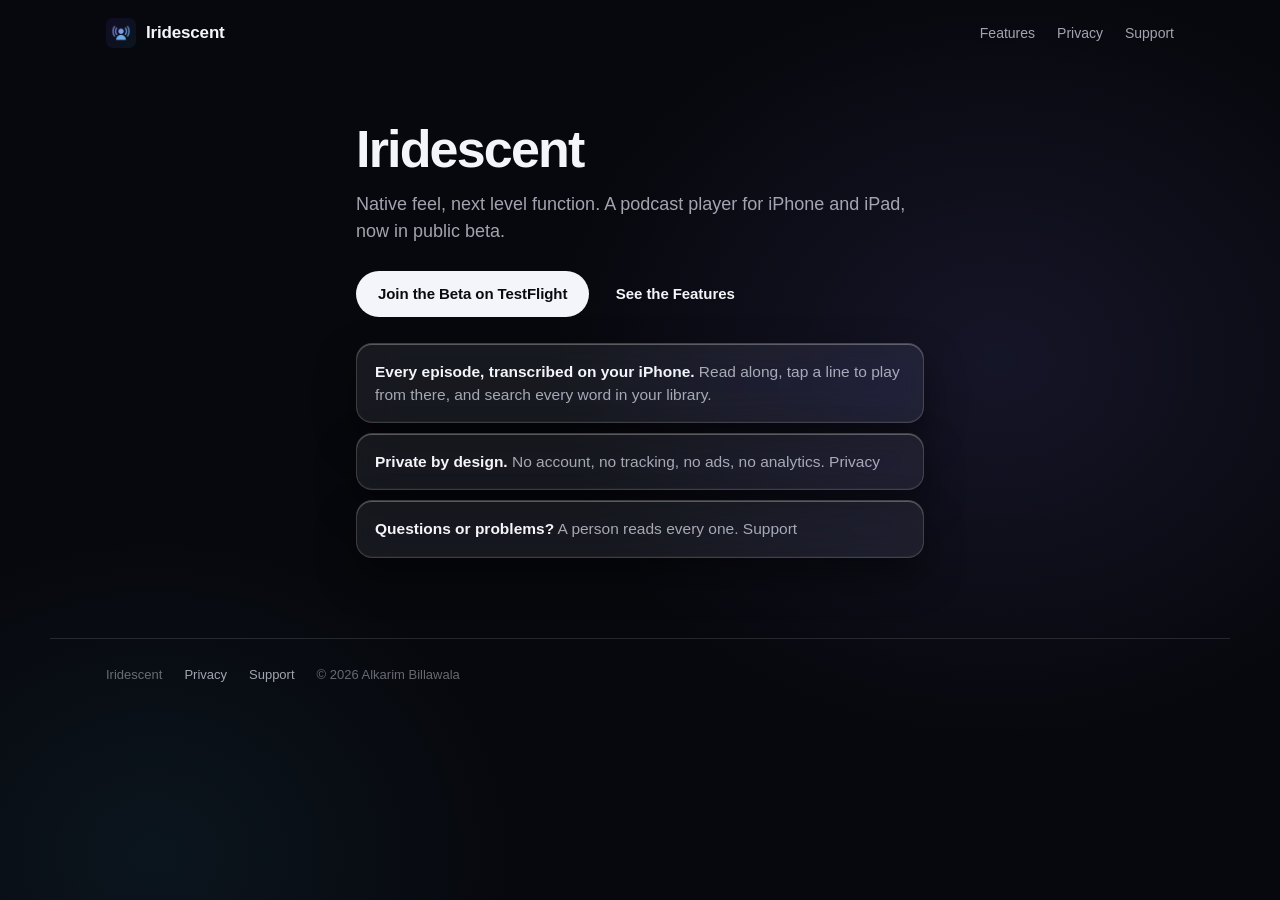
<file: docs/index.html>
<!doctype html>
<html lang="en">
<head>
<meta charset="utf-8">
<meta name="viewport" content="width=device-width, initial-scale=1">
<title>Iridescent</title>
<meta name="description" content="Iridescent — a podcast player for iPhone. Native feel, next level function.">
<link rel="icon" href="assets/icon.png">
<link rel="stylesheet" href="assets/icon-tokens.css">
<link rel="stylesheet" href="assets/base.css">
<link rel="stylesheet" href="assets/site.css">
</head>
<body>
  <nav class="nav">
    <a class="brand" href="./"><img src="assets/icon.png" alt="">Iridescent</a>
    <div class="nav-links"><a href="https://github.com/Alkarim-Billawala/iridescent-app#features">Features</a><a href="privacy.html">Privacy</a><a href="support.html">Support</a></div>
  </nav>

  <main class="page plain">
    <h1>Iridescent</h1>
    <p class="lede">Native feel, next level function. A podcast player for iPhone and iPad, now in public beta.</p>
    <a class="btn btn-primary" href="https://testflight.apple.com/join/TkadYCSF">Join the Beta on TestFlight</a>
    <a class="btn" href="https://github.com/Alkarim-Billawala/iridescent-app#features">See the Features</a>
    <ul>
      <li class="glass"><b>Every episode, transcribed on your iPhone.</b> Read along, tap a line to play from there, and search every word in your library.</li>
      <li class="glass"><b>Private by design.</b> No account, no tracking, no ads, no analytics. <a href="privacy.html">Privacy</a></li>
      <li class="glass"><b>Questions or problems?</b> A person reads every one. <a href="support.html">Support</a></li>
    </ul>
  </main>

  <footer class="page footer">
    <span>Iridescent</span><a href="privacy.html">Privacy</a><a href="support.html">Support</a><span>© 2026 Alkarim Billawala</span>
  </footer>
</body>
</html>
</file>
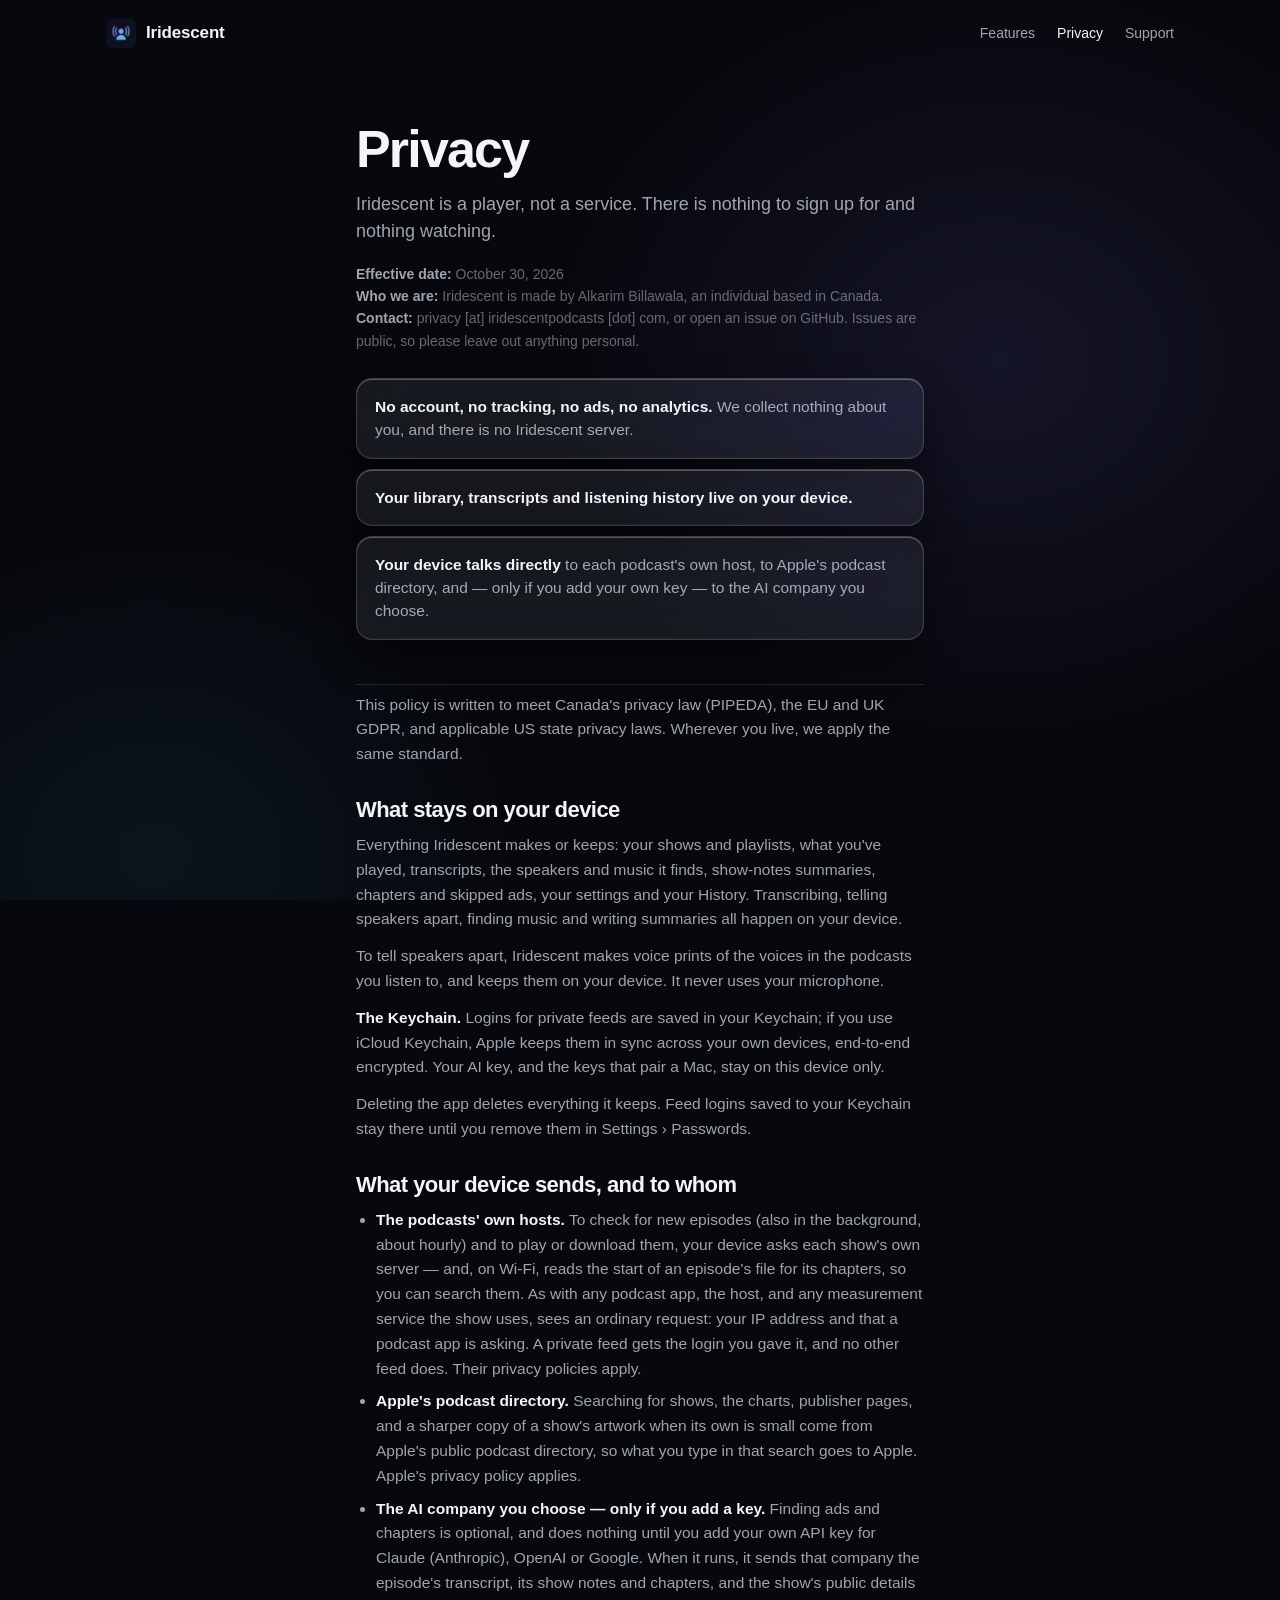
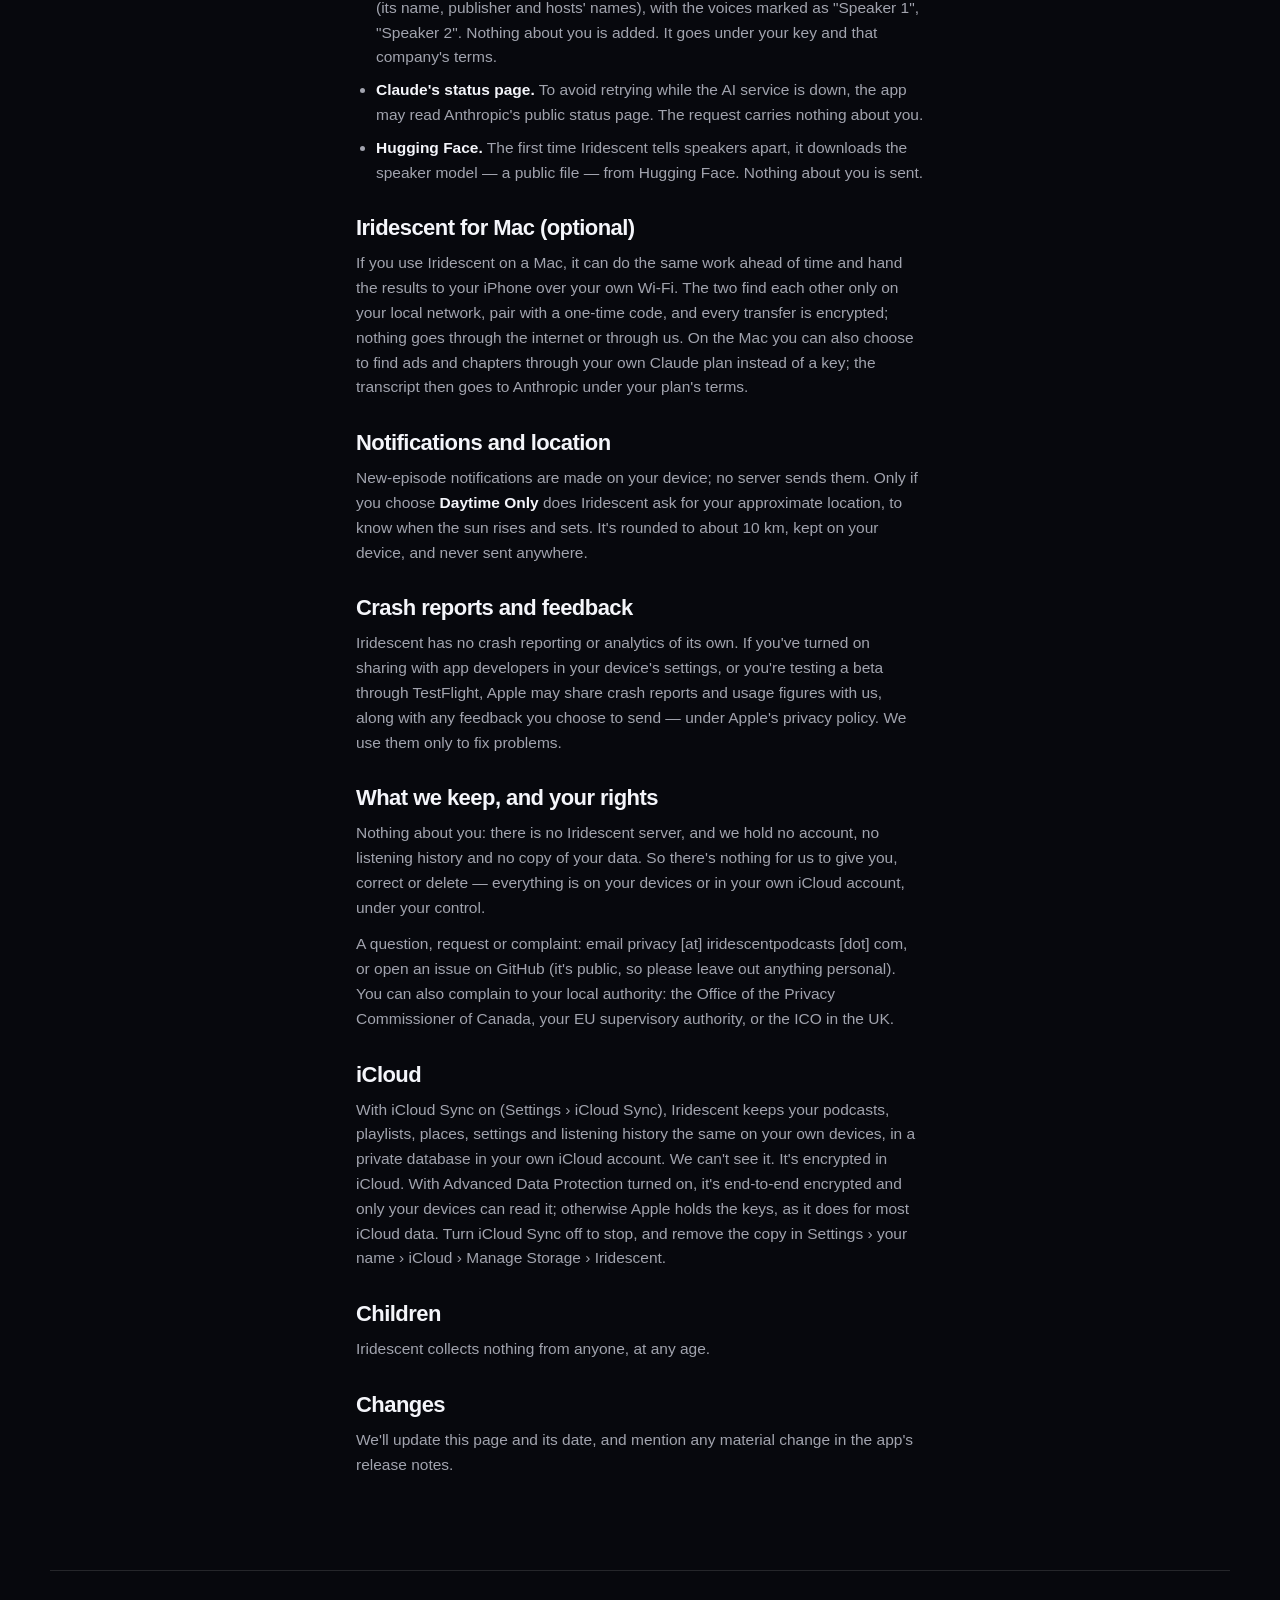
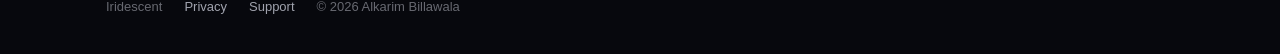
<file: docs/privacy.html>
<!doctype html>
<html lang="en">
<head>
<meta charset="utf-8">
<meta name="viewport" content="width=device-width, initial-scale=1">
<title>Privacy — Iridescent</title>
<meta name="description" content="Iridescent's privacy policy: no account, no tracking, no analytics — your library and transcripts stay on your device.">
<link rel="icon" href="assets/icon.png">
<link rel="stylesheet" href="assets/icon-tokens.css">
<link rel="stylesheet" href="assets/base.css">
<link rel="stylesheet" href="assets/site.css">
</head>
<body>
  <nav class="nav">
    <a class="brand" href="./"><img src="assets/icon.png" alt="">Iridescent</a>
    <div class="nav-links"><a href="https://github.com/Alkarim-Billawala/iridescent-app#features">Features</a><a href="privacy.html" class="current">Privacy</a><a href="support.html">Support</a></div>
  </nav>

  <main class="page plain">
    <h1>Privacy</h1>
    <p class="lede">Iridescent is a player, not a service. There is nothing to sign up for and nothing watching.</p>
    <p class="policy-facts"><b>Effective date:</b> October 30, 2026<br><b>Who we are:</b> Iridescent is made by Alkarim Billawala, an individual based in Canada.<br><b>Contact:</b> <a class="mail" href="#">privacy [at] iridescentpodcasts [dot] com</a>, or <a href="https://github.com/Alkarim-Billawala/iridescent-app/issues">open an issue on GitHub</a>. Issues are public, so please leave out anything personal.</p>
    <ul>
      <li class="glass"><b>No account, no tracking, no ads, no analytics.</b> We collect nothing about you, and there is no Iridescent server.</li>
      <li class="glass"><b>Your library, transcripts and listening history live on your device.</b></li>
      <li class="glass"><b>Your device talks directly</b> to each podcast's own host, to Apple's podcast directory, and — only if you add your own key — to the AI company you choose.</li>
    </ul>

    <section class="policy">
      <p>This policy is written to meet Canada's privacy law (PIPEDA), the EU and UK GDPR, and applicable US state privacy laws. Wherever you live, we apply the same standard.</p>

      <h2>What stays on your device</h2>
      <p>Everything Iridescent makes or keeps: your shows and playlists, what you've played, transcripts, the speakers and music it finds, show-notes summaries, chapters and skipped ads, your settings and your History. Transcribing, telling speakers apart, finding music and writing summaries all happen on your device.</p>
      <p>To tell speakers apart, Iridescent makes voice prints of the voices in the podcasts you listen to, and keeps them on your device. It never uses your microphone.</p>
      <p><b>The Keychain.</b> Logins for private feeds are saved in your Keychain; if you use iCloud Keychain, Apple keeps them in sync across your own devices, end-to-end encrypted. Your AI key, and the keys that pair a Mac, stay on this device only.</p>
      <p>Deleting the app deletes everything it keeps. Feed logins saved to your Keychain stay there until you remove them in Settings › Passwords.</p>

      <h2>What your device sends, and to whom</h2>
      <ul>
        <li><b>The podcasts' own hosts.</b> To check for new episodes (also in the background, about hourly) and to play or download them, your device asks each show's own server — and, on Wi-Fi, reads the start of an episode's file for its chapters, so you can search them. As with any podcast app, the host, and any measurement service the show uses, sees an ordinary request: your IP address and that a podcast app is asking. A private feed gets the login you gave it, and no other feed does. Their privacy policies apply.</li>
        <li><b>Apple's podcast directory.</b> Searching for shows, the charts, publisher pages, and a sharper copy of a show's artwork when its own is small come from Apple's public podcast directory, so what you type in that search goes to Apple. Apple's privacy policy applies.</li>
        <li><b>The AI company you choose — only if you add a key.</b> Finding ads and chapters is optional, and does nothing until you add your own API key for Claude (Anthropic), OpenAI or Google. When it runs, it sends that company the episode's transcript, its show notes and chapters, and the show's public details (its name, publisher and hosts' names), with the voices marked as "Speaker 1", "Speaker 2". Nothing about you is added. It goes under your key and that company's terms.</li>
        <li><b>Claude's status page.</b> To avoid retrying while the AI service is down, the app may read Anthropic's public status page. The request carries nothing about you.</li>
        <li><b>Hugging Face.</b> The first time Iridescent tells speakers apart, it downloads the speaker model — a public file — from Hugging Face. Nothing about you is sent.</li>
      </ul>

      <h2>Iridescent for Mac (optional)</h2>
      <p>If you use Iridescent on a Mac, it can do the same work ahead of time and hand the results to your iPhone over your own Wi-Fi. The two find each other only on your local network, pair with a one-time code, and every transfer is encrypted; nothing goes through the internet or through us. On the Mac you can also choose to find ads and chapters through your own Claude plan instead of a key; the transcript then goes to Anthropic under your plan's terms.</p>

      <h2>Notifications and location</h2>
      <p>New-episode notifications are made on your device; no server sends them. Only if you choose <b>Daytime Only</b> does Iridescent ask for your approximate location, to know when the sun rises and sets. It's rounded to about 10 km, kept on your device, and never sent anywhere.</p>

      <h2>Crash reports and feedback</h2>
      <p>Iridescent has no crash reporting or analytics of its own. If you've turned on sharing with app developers in your device's settings, or you're testing a beta through TestFlight, Apple may share crash reports and usage figures with us, along with any feedback you choose to send — under Apple's privacy policy. We use them only to fix problems.</p>

      <h2>What we keep, and your rights</h2>
      <p>Nothing about you: there is no Iridescent server, and we hold no account, no listening history and no copy of your data. So there's nothing for us to give you, correct or delete — everything is on your devices or in your own iCloud account, under your control.</p>
      <p>A question, request or complaint: email <a class="mail" href="#">privacy [at] iridescentpodcasts [dot] com</a>, or <a href="https://github.com/Alkarim-Billawala/iridescent-app/issues">open an issue on GitHub</a> (it's public, so please leave out anything personal). You can also complain to your local authority: the Office of the Privacy Commissioner of Canada, your EU supervisory authority, or the ICO in the UK.</p>

      <h2>iCloud</h2>
      <p>With iCloud Sync on (Settings › iCloud Sync), Iridescent keeps your podcasts, playlists, places, settings and listening history the same on your own devices, in a private database in your own iCloud account. We can't see it. It's encrypted in iCloud. With Advanced Data Protection turned on, it's end-to-end encrypted and only your devices can read it; otherwise Apple holds the keys, as it does for most iCloud data. Turn iCloud Sync off to stop, and remove the copy in Settings › your name › iCloud › Manage Storage › Iridescent.</p>

      <h2>Children</h2>
      <p>Iridescent collects nothing from anyone, at any age.</p>

      <h2>Changes</h2>
      <p>We'll update this page and its date, and mention any material change in the app's release notes.</p>
    </section>
  </main>

  <footer class="page footer">
    <span>Iridescent</span><a href="privacy.html">Privacy</a><a href="support.html">Support</a><span>© 2026 Alkarim Billawala</span>
  </footer>
  <script>
    // The address is never written whole in the page: shown spelled out, put together only when tapped.
    document.querySelectorAll('a.mail').forEach((a) => a.addEventListener('click', (event) => {
      event.preventDefault();
      location.href = 'mai' + 'lto:' + ['privacy', 'iridescentpodcasts' + '.' + 'com'].join('@');
    }));
  </script>
</body>
</html>
</file>
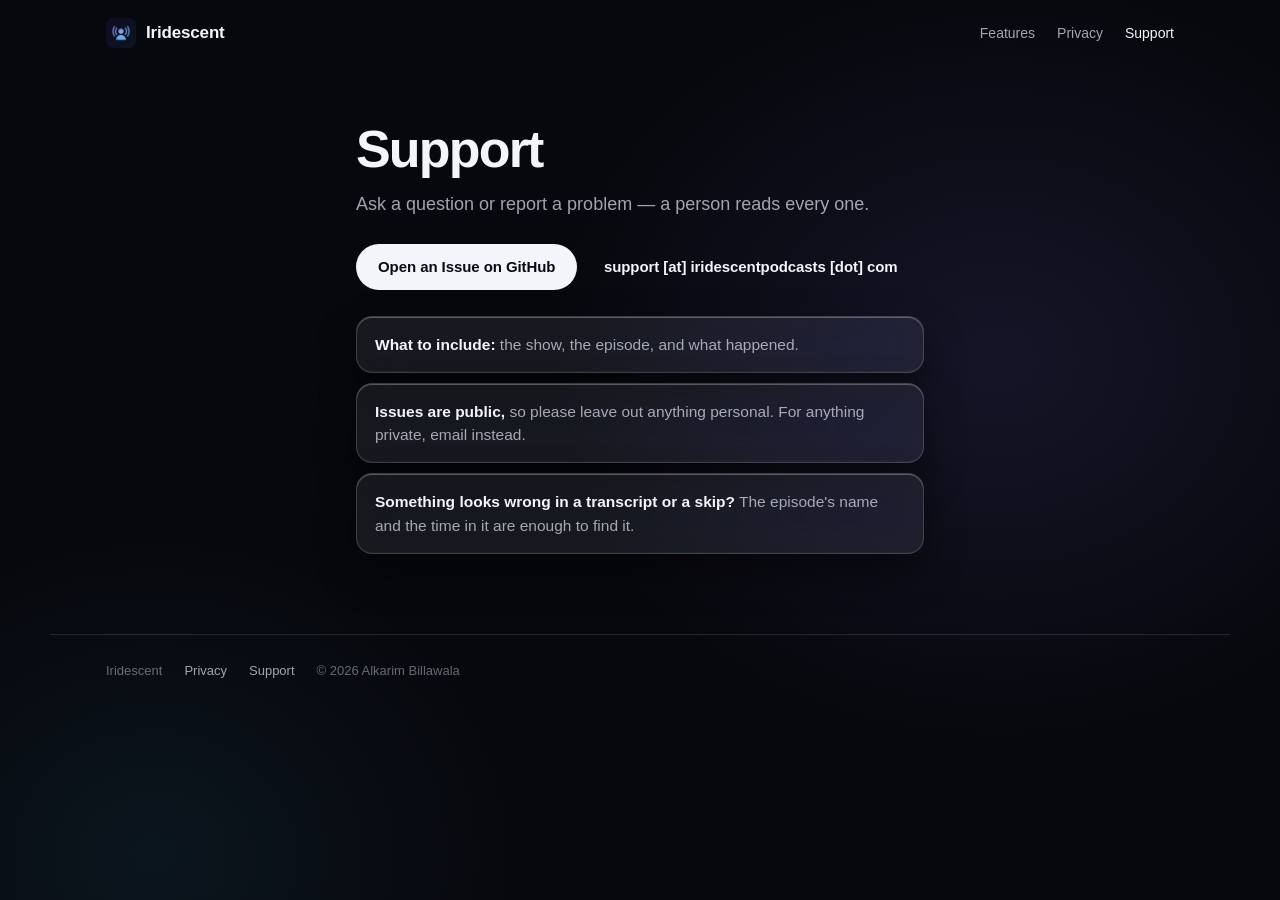
<file: docs/support.html>
<!doctype html>
<html lang="en">
<head>
<meta charset="utf-8">
<meta name="viewport" content="width=device-width, initial-scale=1">
<title>Support — Iridescent</title>
<meta name="description" content="Ask a question or report a problem with Iridescent — a person reads every one.">
<link rel="icon" href="assets/icon.png">
<link rel="stylesheet" href="assets/icon-tokens.css">
<link rel="stylesheet" href="assets/base.css">
<link rel="stylesheet" href="assets/site.css">
</head>
<body>
  <nav class="nav">
    <a class="brand" href="./"><img src="assets/icon.png" alt="">Iridescent</a>
    <div class="nav-links"><a href="https://github.com/Alkarim-Billawala/iridescent-app#features">Features</a><a href="privacy.html">Privacy</a><a href="support.html" class="current">Support</a></div>
  </nav>

  <main class="page plain">
    <h1>Support</h1>
    <p class="lede">Ask a question or report a problem — a person reads every one.</p>
    <a class="btn btn-primary" href="https://github.com/Alkarim-Billawala/iridescent-app/issues">Open an Issue on GitHub</a>
    <a class="btn" id="mail" href="#" hidden>Email Support</a>
    <ul>
      <li class="glass"><b>What to include:</b> the show, the episode, and what happened.</li>
      <li class="glass"><b>Issues are public,</b> so please leave out anything personal. For anything private, email instead.</li>
      <li class="glass"><b>Something looks wrong in a transcript or a skip?</b> The episode's name and the time in it are enough to find it.</li>
    </ul>
  </main>

  <footer class="page footer">
    <span>Iridescent</span><a href="privacy.html">Privacy</a><a href="support.html">Support</a><span>© 2026 Alkarim Billawala</span>
  </footer>
  <script>
    // The address is never written whole in the page: shown spelled out, put together only when tapped.
    const a = document.getElementById('mail');
    a.textContent = 'support [at] iridescentpodcasts [dot] com';
    a.addEventListener('click', (event) => {
      event.preventDefault();
      location.href = 'mai' + 'lto:' + ['support', 'iridescentpodcasts' + '.' + 'com'].join('@') + '?subject=Iridescent';
    });
    a.hidden = false;
  </script>
</body>
</html>
</file>
<file: docs/assets/icon-tokens.css>
/* Generated by tools/icon.py from AppIcon.png — don't edit; re-run the script for a new icon. */
:root {
  --icon-1: #287497;
  --icon-1-rgb: 40 116 151;
  --icon-2: #284a7e;
  --icon-2-rgb: 40 74 126;
  --icon-3: #4d4894;
  --icon-3-rgb: 77 72 148;
}
</file>
<file: docs/assets/base.css>
/* The site's base: tokens, the glass, the sheen, the CSS-drawn phone. Used by the site pages and the step-2 mock-ups. */

@property --sheen-angle {
  syntax: '<angle>';
  inherits: false;
  initial-value: 0deg;
}

:root {
  color-scheme: dark;
  --bg: #07080d;
  --bg-2: #0d0f19;
  --text: #f4f5fa;
  --text-2: rgba(235, 238, 250, 0.68);
  --text-3: rgba(235, 238, 250, 0.42);
  --hairline: rgba(255, 255, 255, 0.12);

  /* The one motif: an oil-slick sheen — thin-film colours in their natural order. Its own palette:
     it doesn't come from the app icon, so a new icon leaves it alone. */
  --sheen-1: #8a74ff; /* violet */
  --sheen-2: #4fa8ff; /* blue */
  --sheen-3: #3fd8c4; /* cyan */
  --sheen-4: #bdf27c; /* green-gold */
  --sheen-5: #ffd07a; /* amber */
  --sheen-6: #ff8fb8; /* rose */
  --sheen-7: #b07cff; /* magenta-violet */
  --sheen: conic-gradient(from var(--sheen-angle), var(--sheen-1), var(--sheen-2), var(--sheen-3),
      var(--sheen-4), var(--sheen-5), var(--sheen-6), var(--sheen-7), var(--sheen-1));
  --sheen-linear: linear-gradient(100deg, var(--sheen-1) 0%, var(--sheen-2) 22%, var(--sheen-3) 42%,
      var(--sheen-4) 58%, var(--sheen-5) 74%, var(--sheen-6) 88%, var(--sheen-7) 100%);

  /* The page's faint ambient light: the only place the icon's colours are used (assets/icon-tokens.css,
     made by tools/icon.py). */
  --ambient:
      radial-gradient(50% 60% at 78% 40%, rgb(var(--icon-3-rgb) / 0.20), transparent 70%),
      radial-gradient(40% 50% at 12% 95%, rgb(var(--icon-1-rgb) / 0.12), transparent 70%);

  --glass-fill: rgba(255, 255, 255, 0.07);
  --glass-edge: rgba(255, 255, 255, 0.16);
  --glass-hi: rgba(255, 255, 255, 0.28);

  --font: -apple-system, BlinkMacSystemFont, "SF Pro Text", "SF Pro Display", "Helvetica Neue", Arial, sans-serif;
  --font-display: -apple-system, BlinkMacSystemFont, "SF Pro Display", "Helvetica Neue", Arial, sans-serif;
  --gutter: clamp(16px, 5vw, 56px);
}

* { box-sizing: border-box; }
html, body { margin: 0; }
body {
  background: var(--ambient), var(--bg);
  background-attachment: fixed;
  color: var(--text);
  font-family: var(--font);
  -webkit-font-smoothing: antialiased;
  overflow-x: hidden;
}
a { color: inherit; text-decoration: none; }

@keyframes sheen-turn { to { --sheen-angle: 360deg; } }

/* Liquid Glass, approximated: a blurred, saturated pane with a bright top edge. */
.glass {
  background: var(--glass-fill);
  -webkit-backdrop-filter: blur(22px) saturate(170%);
  backdrop-filter: blur(22px) saturate(170%);
  border: 1px solid var(--glass-edge);
  box-shadow:
    inset 0 1px 0 var(--glass-hi),
    inset 0 -1px 0 rgba(255, 255, 255, 0.04),
    0 18px 40px rgba(0, 0, 0, 0.45);
}

/* ---- Top bar ---- */
.nav {
  position: relative;
  z-index: 5;
  display: flex;
  align-items: center;
  justify-content: space-between;
  padding: 18px var(--gutter);
}
.brand { display: flex; align-items: center; gap: 10px; font-weight: 600; font-size: 17px; letter-spacing: -0.01em; }
.brand img { width: 30px; height: 30px; border-radius: 7px; }
.nav-links { display: flex; gap: 22px; font-size: 14px; color: var(--text-2); }
.nav-links a:hover { color: var(--text); }
@media (max-width: 560px) { .nav-links { display: none; } }

/* ---- Buttons ---- */
.btn {
  display: inline-flex; align-items: center; gap: 8px;
  height: 46px; padding: 0 22px; border-radius: 999px;
  font-size: 15px; font-weight: 600; letter-spacing: -0.005em;
}
.btn-primary { background: var(--text); color: #0a0b12; }
.btn-ghost { color: var(--text); }
.btn svg { width: 16px; height: 16px; }

/* ---- Review switcher (mock-ups only) ---- */
.review-bar {
  position: fixed; z-index: 50; left: 50%; bottom: 16px; transform: translateX(-50%);
  display: flex; gap: 4px; padding: 4px; border-radius: 999px; font-size: 13px; font-weight: 600;
}
.review-bar a { padding: 7px 14px; border-radius: 999px; color: var(--text-2); white-space: nowrap; }
.review-bar a[aria-current] { background: rgba(255, 255, 255, 0.14); color: var(--text); }

/* ================================================================
   The phone: an iPhone 17 Pro-shaped frame (402 × 874 pt) drawn in pt
   units, so it scales as one piece at any width.
   ================================================================ */
.phone {
  --w: 330px;
  width: var(--w);
  aspect-ratio: 402 / 874;
  container-type: inline-size;
  position: relative;
  border-radius: calc(var(--w) * 0.148);
  padding: calc(var(--w) * 0.03);
  background: linear-gradient(145deg, #3a3d48, #15161c 40%, #2b2d36 70%, #101116);
  box-shadow:
    inset 0 0 0 1px rgba(255, 255, 255, 0.10),
    0 40px 80px rgba(0, 0, 0, 0.6),
    0 10px 24px rgba(0, 0, 0, 0.5);
}
.screen {
  --pt: calc(100cqw / 402 * 1.065); /* the screen sits inside the bezel */
  position: relative;
  width: 100%; height: 100%;
  border-radius: calc(var(--pt) * 52);
  overflow: hidden;
  background:
    radial-gradient(120% 60% at 50% 0%, #3a2f6b 0%, transparent 65%),
    linear-gradient(180deg, #241d45 0%, #16142b 55%, #0f0e1d 100%);
  color: #fff;
  font-family: var(--font);
  font-size: calc(var(--pt) * 17);
  display: flex; flex-direction: column; align-items: stretch;
  text-align: left;
}
.island {
  position: absolute; top: calc(var(--pt) * 11); left: 50%; transform: translateX(-50%);
  width: calc(var(--pt) * 124); height: calc(var(--pt) * 36); border-radius: 999px; background: #000;
}
.statusbar {
  height: calc(var(--pt) * 54); flex: none;
  display: flex; align-items: center; justify-content: space-between;
  padding: 0 calc(var(--pt) * 34) 0 calc(var(--pt) * 44);
  font-weight: 600; font-size: calc(var(--pt) * 16);
}
.statusbar .icons { display: flex; gap: calc(var(--pt) * 6); align-items: center; }
.statusbar .icons i { display: block; background: #fff; border-radius: calc(var(--pt) * 2); }
.grabber {
  width: calc(var(--pt) * 38); height: calc(var(--pt) * 5); border-radius: 999px;
  background: rgba(255, 255, 255, 0.32); margin: calc(var(--pt) * 2) auto calc(var(--pt) * 16);
}
.art {
  align-self: center;
  width: calc(var(--pt) * 262); aspect-ratio: 1; border-radius: calc(var(--pt) * 14);
  position: relative; overflow: hidden;
  background:
    radial-gradient(60% 60% at 50% 42%, #ffcf7a 0%, #f39a53 26%, transparent 27%),
    radial-gradient(90% 80% at 50% 45%, rgba(255, 170, 90, 0.55) 0%, transparent 60%),
    linear-gradient(160deg, #3b2a6e 0%, #1c1840 100%);
  box-shadow: 0 calc(var(--pt) * 18) calc(var(--pt) * 40) rgba(0, 0, 0, 0.45);
}
.art::after {
  content: "LANTERN\A HOUR"; white-space: pre;
  position: absolute; left: calc(var(--pt) * 18); bottom: calc(var(--pt) * 14);
  font-family: var(--font-display); font-weight: 800; letter-spacing: 0.04em;
  font-size: calc(var(--pt) * 26); line-height: 0.95; color: #fff4e3;
}
.meta {
  display: flex; align-items: center; justify-content: space-between;
  padding: calc(var(--pt) * 22) calc(var(--pt) * 28) 0;
}
.meta .show { font-size: calc(var(--pt) * 14); color: rgba(255, 255, 255, 0.6); font-weight: 500; }
.meta .title { font-size: calc(var(--pt) * 19); font-weight: 700; margin-top: calc(var(--pt) * 2); letter-spacing: -0.01em; }
.round {
  width: calc(var(--pt) * 32); height: calc(var(--pt) * 32); border-radius: 999px;
  display: grid; place-items: center; font-weight: 800; font-size: calc(var(--pt) * 15); letter-spacing: 0.08em;
}
.preview {
  padding: calc(var(--pt) * 16) calc(var(--pt) * 28) 0;
  font-size: calc(var(--pt) * 16.5); line-height: 1.32; letter-spacing: -0.005em;
}
.preview p { margin: 0 0 calc(var(--pt) * 5); color: rgba(255, 255, 255, 0.42); }
.preview p.now { color: #fff; font-weight: 700; }
.scrub { padding: calc(var(--pt) * 18) calc(var(--pt) * 28) 0; }
.track { display: flex; gap: calc(var(--pt) * 3); height: calc(var(--pt) * 6); }
.track span { border-radius: 999px; background: rgba(255, 255, 255, 0.22); }
.track span.done { background: rgba(255, 255, 255, 0.9); }
.track span.part { background: linear-gradient(90deg, rgba(255,255,255,.9) var(--p), rgba(255,255,255,.22) var(--p)); }
.track span.skip {
  background: repeating-linear-gradient(-45deg, rgba(255,255,255,.28) 0 calc(var(--pt)*2.5), transparent calc(var(--pt)*2.5) calc(var(--pt)*5));
}
.times {
  display: flex; justify-content: space-between; margin-top: calc(var(--pt) * 7);
  font-size: calc(var(--pt) * 12); color: rgba(255, 255, 255, 0.55); font-weight: 600; font-variant-numeric: tabular-nums;
}
.controls {
  display: flex; justify-content: center; align-items: center; gap: calc(var(--pt) * 52);
  padding-top: calc(var(--pt) * 18);
}
.controls svg { width: calc(var(--pt) * 34); height: calc(var(--pt) * 34); fill: #fff; }
.controls svg.big { width: calc(var(--pt) * 46); height: calc(var(--pt) * 46); }
.bottom {
  margin-top: auto; padding: 0 calc(var(--pt) * 26) calc(var(--pt) * 34);
  display: flex; align-items: center; justify-content: space-between;
  font-size: calc(var(--pt) * 15); font-weight: 600;
}
.bottom .speed { color: rgba(255, 255, 255, 0.85); }
.pill-notice {
  display: inline-flex; align-items: center; gap: calc(var(--pt) * 6);
  height: calc(var(--pt) * 34); padding: 0 calc(var(--pt) * 14); border-radius: 999px;
  font-size: calc(var(--pt) * 13.5); font-weight: 600; white-space: nowrap;
}
.pill-notice b { font-weight: 700; color: #fff; }
.pill-notice .sep { opacity: 0.45; }
.homebar {
  position: absolute; bottom: calc(var(--pt) * 8); left: 50%; transform: translateX(-50%);
  width: calc(var(--pt) * 140); height: calc(var(--pt) * 5); border-radius: 999px; background: rgba(255, 255, 255, 0.85);
}

/* A notice floating beside the phone, in page units. */
.float-pill {
  display: inline-flex; align-items: center; gap: 8px; height: 44px; padding: 0 18px; border-radius: 999px;
  font-size: 14.5px; font-weight: 600; white-space: nowrap; color: var(--text);
}
.float-pill .sep { opacity: 0.4; }
.float-pill .undo { color: #fff; }
.float-pill svg { width: 15px; height: 15px; }

@media (prefers-reduced-motion: reduce) {
  *, *::before, *::after { animation: none !important; transition: none !important; }
}
</file>
<file: docs/assets/site.css>
/* The site's pages, on top of base.css: the Edge hero, the feature sections, the grid, the FAQ, the footer,
   and the mock-up visuals that stand in for captures until the end. */

/* ---- Page ---- */
.page { max-width: 1180px; margin: 0 auto; padding: 0 var(--gutter); }
.nav { max-width: 1180px; margin: 0 auto; }
.nav-links a.current { color: var(--text); }
h2, h3 { font-family: var(--font-display); letter-spacing: -0.025em; margin: 0; }
p { margin: 0; }
sup { font-size: 0.6em; vertical-align: super; color: var(--text-3); }

/* Draft marks: planned features. Strip before publishing (see README). */
.planned {
  display: inline-block; vertical-align: 0.2em; margin-left: 6px; padding: 2px 7px; border-radius: 999px;
  font-size: 11px; font-weight: 700; letter-spacing: 0.04em; text-transform: uppercase;
  color: #ffd07a; background: rgba(255, 208, 122, 0.12); border: 1px solid rgba(255, 208, 122, 0.3);
}
.mock {
  position: absolute; z-index: 3; top: 10px; right: 10px; padding: 2px 7px; border-radius: 999px;
  font-size: 10px; font-weight: 700; letter-spacing: 0.06em; text-transform: uppercase;
  color: var(--text-3); background: rgba(0, 0, 0, 0.35); border: 1px solid var(--hairline);
}

/* ---- Hero (Edge) ---- */
.hero {
  display: grid; grid-template-columns: 1.05fr 0.95fr; align-items: center; gap: clamp(24px, 5vw, 72px);
  padding: clamp(32px, 6vw, 72px) 0 clamp(56px, 8vw, 110px); min-height: min(calc(100vh - 66px), 820px);
}
.wordmark {
  font-family: var(--font-display); font-weight: 700; letter-spacing: -0.04em;
  font-size: clamp(54px, 9vw, 112px); line-height: 1; margin: 0;
  background: var(--sheen-linear); background-size: 220% 100%;
  -webkit-background-clip: text; background-clip: text; color: transparent;
  animation: drift 14s ease-in-out infinite alternate;
}
@keyframes drift { from { background-position: 0% 0; } to { background-position: 100% 0; } }
.tagline {
  font-family: var(--font-display); font-size: clamp(26px, 3.4vw, 40px); font-weight: 600;
  letter-spacing: -0.025em; line-height: 1.1; margin: 18px 0 0;
}
.sub { font-size: clamp(17px, 1.6vw, 19px); line-height: 1.5; color: var(--text-2); max-width: 30em; margin: 20px 0 0; }
.ctas { display: flex; gap: 10px; flex-wrap: wrap; margin-top: 30px; }
.facts { display: flex; gap: 22px; flex-wrap: wrap; margin-top: 40px; font-size: 13.5px; color: var(--text-3); font-weight: 500; }
.facts span::before { content: ""; display: inline-block; width: 5px; height: 5px; border-radius: 50%; background: var(--text-3); margin: 0 8px 2px 0; }
.stage { position: relative; display: grid; place-items: center; }
.stage .phone { --w: clamp(250px, 25vw, 312px); }
/* The rim: a thin sheen line around the frame, as if light caught its edge. */
.stage .phone::before {
  content: ""; position: absolute; inset: -1.5px; border-radius: inherit; padding: 1.5px;
  background: var(--sheen);
  -webkit-mask: linear-gradient(#000 0 0) content-box, linear-gradient(#000 0 0);
  -webkit-mask-composite: xor; mask-composite: exclude;
  opacity: 0.85; animation: sheen-turn 18s linear infinite; pointer-events: none;
}

/* ---- Feature sections ---- */
.feature {
  display: grid; grid-template-columns: 1fr 1fr; align-items: center; gap: clamp(28px, 5vw, 72px);
  padding: clamp(40px, 6vw, 84px) 0; border-top: 1px solid var(--hairline); scroll-margin-top: 20px;
}
.feature.flip .words { order: 2; }
.feature h2 { font-size: clamp(28px, 3.6vw, 44px); line-height: 1.08; max-width: 14ch; }
.feature .words p { font-size: clamp(16.5px, 1.5vw, 19px); line-height: 1.55; color: var(--text-2); margin-top: 16px; max-width: 32em; }
.feature .words p b { color: var(--text); font-weight: 600; }
.visual { position: relative; }
.card { position: relative; border-radius: 26px; padding: 22px; overflow: hidden; }

/* The transcript panel (from mock-up C). */
.reader { padding: 22px 26px 26px 18px; }
.reader-head { display: flex; justify-content: space-between; align-items: center; gap: 12px; font-size: 13px; color: var(--text-3); font-weight: 600; }
.reader-head > span:first-child { overflow: hidden; text-overflow: ellipsis; white-space: nowrap; }
.corner { display: inline-flex; gap: 2px; padding: 4px; border-radius: 999px; flex: none; }
.corner span { padding: 5px 11px; border-radius: 999px; color: var(--text-2); font-size: 12.5px; }
.window {
  position: relative; height: calc(5 * 1.5em + 8px); overflow: hidden; margin-top: 14px; padding-left: 20px;
  font-size: clamp(16px, 2vw, 24px); letter-spacing: -0.012em;
  -webkit-mask: linear-gradient(transparent, #000 22%, #000 70%, transparent);
          mask: linear-gradient(transparent, #000 22%, #000 70%, transparent);
}
.lines { position: absolute; left: 20px; right: 0; top: 0; transition: transform 0.7s cubic-bezier(.3,.7,.2,1); }
.line { height: 1.5em; line-height: 1.5em; color: var(--text-3); white-space: nowrap; overflow: hidden; text-overflow: ellipsis; transition: color .5s, font-weight .5s; }
.line.now { color: var(--text); font-weight: 700; }
.line.fold { color: var(--text-2); font-weight: 600; display: flex; align-items: center; gap: 10px; }
.line.fold span { font-size: 0.66em; }
.line.fold i { flex: 0 0 34px; height: 8px; border-radius: 4px; background: repeating-linear-gradient(-45deg, rgba(255,255,255,.35) 0 3px, transparent 3px 6px); }
.marker {
  position: absolute; left: 2px; top: calc(2 * 1.5em + 0.2em); width: 4px; height: 1.1em; border-radius: 2px;
  background: var(--sheen); animation: sheen-turn 8s linear infinite; box-shadow: 0 0 14px rgba(140, 170, 255, 0.55);
}

/* A small player strip: scrubber with skips, a notice that appears. */
.strip { padding: 22px 24px 20px; }
.strip .track { display: flex; gap: 3px; height: 6px; }
.strip .track span { border-radius: 999px; background: rgba(255,255,255,.22); }
.strip .track .done { background: rgba(255,255,255,.9); }
.strip .track .skip { background: repeating-linear-gradient(-45deg, rgba(255,255,255,.3) 0 2.5px, transparent 2.5px 5px); }
.strip .track .head { position: relative; }
.strip .track .head::after {
  content: ""; position: absolute; top: -5px; width: 16px; height: 16px; border-radius: 50%; background: #fff;
  left: var(--at, 0%); transform: translateX(-50%); box-shadow: 0 2px 8px rgba(0,0,0,.5);
  animation: head-skip 6s cubic-bezier(.4,0,.2,1) infinite;
}
@keyframes head-skip {
  0%, 38% { left: 0%; } 46%, 100% { left: 100%; }
}
.strip .times { display: flex; justify-content: space-between; margin-top: 10px; font-size: 12px; color: var(--text-3); font-weight: 600; font-variant-numeric: tabular-nums; }
.strip .row { display: flex; align-items: center; justify-content: space-between; margin-top: 20px; min-height: 44px; }
.strip .speed { font-size: 15px; font-weight: 600; color: var(--text-2); }
.strip .float-pill { opacity: 0; transform: translateY(6px); animation: notice-in 6s ease infinite; }
@keyframes notice-in {
  0%, 44% { opacity: 0; transform: translateY(6px); }
  50%, 90% { opacity: 1; transform: none; }
  96%, 100% { opacity: 0; transform: translateY(6px); }
}

/* Chapter list with the rail. */
.chapters { padding: 16px 0 16px 20px; display: grid; grid-template-columns: 1fr 28px; }
.chapter {
  display: grid; grid-template-columns: 22px 1fr auto; align-items: center; gap: 12px;
  padding: 11px 16px 11px 0; font-size: 15px; color: var(--text-2); border-bottom: 1px solid var(--hairline);
  transition: transform .3s, color .3s;
}
.chapter:last-child { border-bottom: 0; }
.chapter i { width: 20px; height: 20px; border-radius: 50%; border: 1.5px solid var(--text-3); display: grid; place-items: center; font-style: normal; font-size: 12px; color: var(--text-3); }
.chapter.heard i { background: var(--text-3); color: var(--bg); border-color: transparent; }
.chapter.now { color: var(--text); font-weight: 600; }
.chapter.now i { border-color: var(--text); color: var(--text); }
.chapter.lift { color: var(--text); font-weight: 600; transform: translateX(-6px) scale(1.03); }
.chapter .t { font-variant-numeric: tabular-nums; font-size: 13px; color: var(--text-3); }
.chapter.ad { color: var(--text-3); font-size: 13px; padding: 7px 16px 7px 0; }
.chapter.ad i { border-style: dashed; }
.chapter small { font-size: 12px; color: var(--text-3); font-weight: 500; margin-left: 8px; }
.rail { position: relative; width: 28px; border-left: 1px solid var(--hairline); }
.rail::before { content: ""; position: absolute; left: 10px; top: 46%; width: 8px; height: 8px; border-radius: 50%; background: var(--text); box-shadow: 0 0 0 4px rgba(255,255,255,.12); }
.rail i { position: absolute; left: 12px; width: 4px; height: 4px; border-radius: 50%; background: var(--text-3); }

/* Reorder: a dragged row. */
.reorder .chapter { grid-template-columns: 18px 1fr auto; }
.reorder .chapter i { width: 18px; height: 18px; border-radius: 4px; border: 0; background: none; color: var(--text-3); font-size: 14px; letter-spacing: -1px; }
.reorder .chapter.drag {
  background: rgba(255,255,255,.08); border-radius: 14px; border-bottom: 0; padding-left: 12px; margin: 4px 8px 4px -12px;
  box-shadow: 0 14px 30px rgba(0,0,0,.5); color: var(--text); font-weight: 600;
  animation: drag 7s cubic-bezier(.35,.7,.2,1) infinite;
}
@keyframes drag { 0%, 20% { transform: translateY(0); } 50%, 80% { transform: translateY(-92px); } 100% { transform: translateY(0); } }
.reorder .chapter.drag small { color: #ffd07a; }
.reorder .edit { display: flex; justify-content: flex-end; padding: 0 16px 10px 0; }
.reorder .edit span { display: inline-flex; gap: 2px; padding: 4px; border-radius: 999px; font-size: 12.5px; font-weight: 600; }
.reorder .edit span b { padding: 5px 11px; border-radius: 999px; background: rgba(255,255,255,.14); }
.reorder .edit span em { padding: 5px 11px; font-style: normal; color: var(--text-2); }

/* Feeds: the switcher and the copy move. */
.feeds { padding: 22px 24px 24px; display: grid; gap: 18px; }
.feeds .switch { display: flex; padding: 3px; border-radius: 999px; font-size: 13.5px; font-weight: 600; width: max-content; }
.feeds .switch span { padding: 7px 16px; border-radius: 999px; color: var(--text-2); }
.feeds .switch span.on { background: rgba(255,255,255,.16); color: var(--text); }
.feeds .switch span.on::after { content: " ♛"; font-size: 11px; color: #ffd07a; }
.feeds .ep { display: grid; grid-template-columns: 52px 1fr; gap: 14px; align-items: center; }
.feeds .ep .art2 { width: 52px; height: 52px; border-radius: 10px; background: radial-gradient(60% 60% at 50% 42%, #ffcf7a 0%, #f39a53 26%, transparent 27%), linear-gradient(160deg, #3b2a6e, #1c1840); }
.feeds .ep b { display: block; font-size: 15px; }
.feeds .ep span { font-size: 13px; color: var(--text-3); }
.feeds .bar { position: relative; height: 6px; border-radius: 999px; background: rgba(255,255,255,.18); }
.feeds .bar::before { content: ""; position: absolute; inset: 0 44% 0 0; border-radius: 999px; background: rgba(255,255,255,.9); }
.feeds .bar::after { content: ""; position: absolute; top: 0; bottom: 0; left: 78%; width: 22%; border-radius: 999px; background: repeating-linear-gradient(-45deg, rgba(255,208,122,.45) 0 3px, transparent 3px 6px); }
.feeds .bonus { font-size: 12px; color: var(--text-3); display: flex; justify-content: space-between; margin-top: -8px; }
.feeds .bonus b { color: #ffd07a; font-weight: 600; }

/* Search: a field, In Transcripts results. */
.search { padding: 18px 18px 20px; display: grid; gap: 8px; }
.search .field { display: flex; align-items: center; justify-content: space-between; height: 40px; padding: 0 14px; border-radius: 12px; background: rgba(255,255,255,.1); font-size: 16px; }
.search .q i { display: inline-block; width: 2px; height: 1.1em; vertical-align: -0.2em; margin-left: 2px; background: var(--text); animation: caret 1s steps(2) infinite; }
@keyframes caret { to { opacity: 0; } }
.search .x { width: 20px; height: 20px; border-radius: 50%; background: rgba(255,255,255,.2); display: grid; place-items: center; font-size: 14px; color: var(--text-2); }
.search .group { margin-top: 8px; font-size: 12px; font-weight: 700; letter-spacing: 0.04em; text-transform: uppercase; color: var(--text-3); }
.search .hit { display: grid; grid-template-columns: 44px 1fr; gap: 12px; align-items: start; padding: 6px 0; }
.search .hit .art2 { width: 44px; height: 44px; border-radius: 9px; background: radial-gradient(60% 60% at 50% 42%, #ffcf7a 0%, #f39a53 26%, transparent 27%), linear-gradient(160deg, #3b2a6e, #1c1840); }
.search .hit .art2.alt { background: linear-gradient(160deg, #1d4d5e, #0d2430); }
.search .hit .art2.alt2 { background: linear-gradient(160deg, #6b3a2a, #2d1710); }
.search .hit b { display: block; font-size: 15px; }
.search .hit span { display: block; font-size: 12.5px; color: var(--text-3); }
.search .hit em { display: block; font-style: normal; font-size: 14px; color: var(--text-2); margin-top: 3px; line-height: 1.35; }
.search mark { background: rgba(255,208,122,.22); color: var(--text); border-radius: 3px; padding: 0 2px; }

/* Local first: a diagram. */
.local { padding: 20px; display: grid; gap: 10px; }
.local .box { border-radius: 18px; padding: 16px 18px; }
.local h4 { margin: 0 0 10px; font-size: 13px; letter-spacing: 0.04em; text-transform: uppercase; color: var(--text-3); font-weight: 700; }
.local ul { margin: 0; padding: 0; list-style: none; font-size: 14.5px; line-height: 1.75; color: var(--text-2); columns: 2; column-gap: 18px; }
.local .ai ul { columns: 1; }
.local ul li::before { content: "✓ "; color: var(--text); }
.local ul li.soon::before { content: "○ "; color: var(--text-3); }
.local .arrow { font-size: 20px; color: var(--text-3); text-align: center; display: flex; align-items: center; justify-content: center; gap: 10px; }
.local .arrow small { font-size: 11.5px; font-weight: 600; letter-spacing: 0.03em; }
.local .ai { background: rgba(255,255,255,.04); }

/* Details: three small vignettes. */
.vignettes { display: grid; grid-template-columns: repeat(3, 1fr); gap: 14px; }
.vig { margin: 0; position: relative; aspect-ratio: 3 / 4; border-radius: 22px; overflow: hidden; display: flex; flex-direction: column; justify-content: flex-end; padding: 14px; background: linear-gradient(180deg, #241d45, #0f0e1d); border: 1px solid var(--hairline); }
.vig figcaption { font-size: 12.5px; font-weight: 600; color: var(--text-2); line-height: 1.3; min-height: 2.6em; }
.vig .v-art { position: absolute; left: 50%; top: 18%; width: 54%; aspect-ratio: 1; border-radius: 10px; transform: translateX(-50%); background: radial-gradient(60% 60% at 50% 42%, #ffcf7a 0%, #f39a53 26%, transparent 27%), linear-gradient(160deg, #3b2a6e, #1c1840); animation: ease-art 4s ease-in-out infinite alternate; }
@keyframes ease-art { to { transform: translateX(-50%) scale(0.86); } }
.vig .v-key { position: absolute; left: 10px; right: 10px; bottom: 54px; height: 30%; border-radius: 10px 10px 4px 4px; background: rgba(255,255,255,.08); animation: key-up 4s ease-in-out infinite alternate; }
.vig .v-bar { position: absolute; left: 10px; right: 10px; height: 30px; border-radius: 999px; bottom: calc(54px + 30% + 8px); background: var(--glass-fill); border: 1px solid var(--glass-edge); animation: bar-up 4s ease-in-out infinite alternate; }
.vig .v-bar::after { content: "Find"; position: absolute; left: 12px; top: 7px; font-size: 11px; color: var(--text-3); }
@keyframes key-up { from { transform: translateY(120%); } 30%, to { transform: none; } }
@keyframes bar-up { from { transform: translateY(calc(30% + 60px)); } 30%, to { transform: none; } }
.vig .v-scrub { position: absolute; left: 12px; right: 12px; top: 46%; display: flex; gap: 3px; height: 6px; animation: scrub-open 4s ease-in-out infinite alternate; }
.vig .v-scrub span { border-radius: 999px; background: rgba(255,255,255,.3); }
.vig .v-scrub span.d { background: rgba(255,255,255,.9); }
.vig .v-scrub span.s { background: repeating-linear-gradient(-45deg, rgba(255,255,255,.35) 0 2.5px, transparent 2.5px 5px); }
@keyframes scrub-open { from { gap: 0; height: 4px; } 30%, to { gap: 3px; height: 10px; } }

/* Rewind tiles. */
.tiles { display: grid; grid-template-columns: 1fr 1fr; gap: 12px; }
.tile { border-radius: 20px; padding: 18px 18px 16px; }
.tile small { display: block; font-size: 12px; font-weight: 600; color: var(--text-3); letter-spacing: 0.03em; text-transform: uppercase; }
.tile b { display: block; font-family: var(--font-display); font-size: clamp(26px, 3vw, 34px); letter-spacing: -0.03em; margin-top: 6px; font-variant-numeric: tabular-nums; }
.tile span { font-size: 13px; color: var(--text-2); }
.tile .undo { display: inline-flex; gap: 8px; align-items: center; margin-top: 10px; font-size: 13px; color: var(--text-2); }
.tile .undo em { font-style: normal; font-weight: 600; color: var(--text); }

/* Words-only card (planned, no screen yet). */
.words-only { padding: 26px; font-size: 15px; line-height: 1.6; color: var(--text-2); border-style: dashed; }
.words-only .turn { display: grid; grid-template-columns: 4px 1fr; gap: 12px; margin-top: 10px; }
.words-only .turn i { border-radius: 2px; }
.words-only .turn b { display: block; font-size: 12px; color: var(--text-3); }

/* ---- Everything else ---- */
.grid-section { padding: clamp(40px, 6vw, 84px) 0; border-top: 1px solid var(--hairline); }
.grid-section h2 { font-size: clamp(24px, 3vw, 34px); }
.grid { display: grid; grid-template-columns: repeat(auto-fill, minmax(230px, 1fr)); gap: 10px; margin-top: 26px; }
.grid div { padding: 14px 16px; border-radius: 16px; font-size: 14.5px; line-height: 1.4; color: var(--text-2); }

/* ---- FAQ ---- */
.faq { padding: clamp(40px, 6vw, 84px) 0; border-top: 1px solid var(--hairline); max-width: 760px; }
.faq h2 { font-size: clamp(24px, 3vw, 34px); margin-bottom: 10px; }
.faq details { border-bottom: 1px solid var(--hairline); padding: 16px 0; }
.faq summary { cursor: pointer; font-weight: 600; font-size: 17px; list-style: none; display: flex; justify-content: space-between; gap: 16px; }
.faq summary::-webkit-details-marker { display: none; }
.faq summary::after { content: "+"; color: var(--text-3); font-weight: 400; flex: none; }
.faq details[open] summary::after { content: "–"; }
.faq details p { margin-top: 10px; color: var(--text-2); line-height: 1.55; font-size: 15.5px; max-width: 60ch; }

/* ---- Footnote and footer ---- */
.footnote { padding: 0 0 40px; font-size: 13px; color: var(--text-3); }
.footer { border-top: 1px solid var(--hairline); padding-top: 28px; padding-bottom: 40px; display: flex; flex-wrap: wrap; gap: 10px 22px; font-size: 13px; color: var(--text-3); }
.footer a { color: var(--text-2); }
.footer .legal { flex-basis: 100%; margin-top: 4px; }

/* ---- Plain pages (privacy, support) ---- */
.plain { max-width: 680px; padding-top: clamp(28px, 5vw, 56px); padding-bottom: 80px; }
.plain h1 { font-family: var(--font-display); font-size: clamp(34px, 5vw, 52px); letter-spacing: -0.035em; line-height: 1.05; margin: 0; }
.plain .lede { font-size: 18px; color: var(--text-2); line-height: 1.5; margin-top: 14px; }
.plain ul { margin: 26px 0 0; padding: 0; list-style: none; display: grid; gap: 10px; }
.plain li { padding: 16px 18px; border-radius: 16px; font-size: 15.5px; line-height: 1.5; color: var(--text-2); }
.plain li b { color: var(--text); font-weight: 600; }
.plain .note { margin-top: 24px; font-size: 13.5px; color: var(--text-3); line-height: 1.5; }
.plain .btn { margin-top: 26px; }
.plain .btn[hidden] { display: none; }
/* The full policy under the summary cards (privacy.html). */
.plain .policy-facts { margin-top: 18px; font-size: 14px; color: var(--text-3); line-height: 1.6; }
.plain .policy-facts b { color: var(--text-2); font-weight: 600; }
.policy { margin-top: 44px; border-top: 1px solid var(--hairline); padding-top: 8px; }
.policy h2 { font-size: 22px; margin: 30px 0 10px; color: var(--text); }
.policy p { color: var(--text-2); font-size: 15.5px; line-height: 1.6; margin: 0 0 12px; }
.policy p b, .policy li b { color: var(--text); font-weight: 600; }
.policy ul { margin: 0 0 12px; padding-left: 20px; list-style: disc; display: block; }
.policy li { padding: 0; border-radius: 0; margin: 0 0 8px; font-size: 15.5px; line-height: 1.6; color: var(--text-2); }

/* ---- Phone width ---- */
@media (max-width: 820px) {
  .hero { grid-template-columns: 1fr; text-align: center; padding-bottom: 72px; min-height: 0; }
  .sub { margin-inline: auto; }
  .ctas, .facts { justify-content: center; }
  .feature { grid-template-columns: 1fr; gap: 26px; }
  .feature.flip .words { order: 0; }
  .feature h2 { max-width: none; }
  .vignettes { gap: 8px; }
  .vig { border-radius: 16px; padding: 10px; }
  .vig figcaption { font-size: 11px; }
  .vig .mock { display: none; }
}

/* A feature section whose visual is a built scene in a phone (scenes/): centred, a little smaller than the hero. */
.visual > .phone { --w: clamp(230px, 22vw, 290px); margin: 0 auto; }
/* Vignettes hold small phones: a 2 × 2 grid, each card as tall as its phone plus caption (no fixed aspect). */
.vignettes { grid-template-columns: repeat(2, 1fr); gap: 14px; }
.vig { aspect-ratio: auto; justify-content: flex-start; align-items: center; padding: 16px 14px 12px; }
.vig > .phone { --w: clamp(140px, 11vw, 180px); margin: 0 auto 12px; }
.vig figcaption { text-align: center; }
.scrubber-row { margin-top: 18px; grid-column: 1 / -1; }
.scrubber-row .triptych > .phone { --w: clamp(140px, 13vw, 200px); flex: none; }
.visual.pair { display: flex; gap: 18px; justify-content: center; }
.visual.pair > .phone { --w: clamp(150px, 15vw, 210px); margin: 0; }
.row-caption { text-align: center; font-size: 13px; color: var(--text-2); margin: 12px 0 0; }
@media (max-width: 720px) { .scrubber-row .triptych { gap: 10px; } .scrubber-row .triptych > .phone { --w: 28vw; } }
</file>
